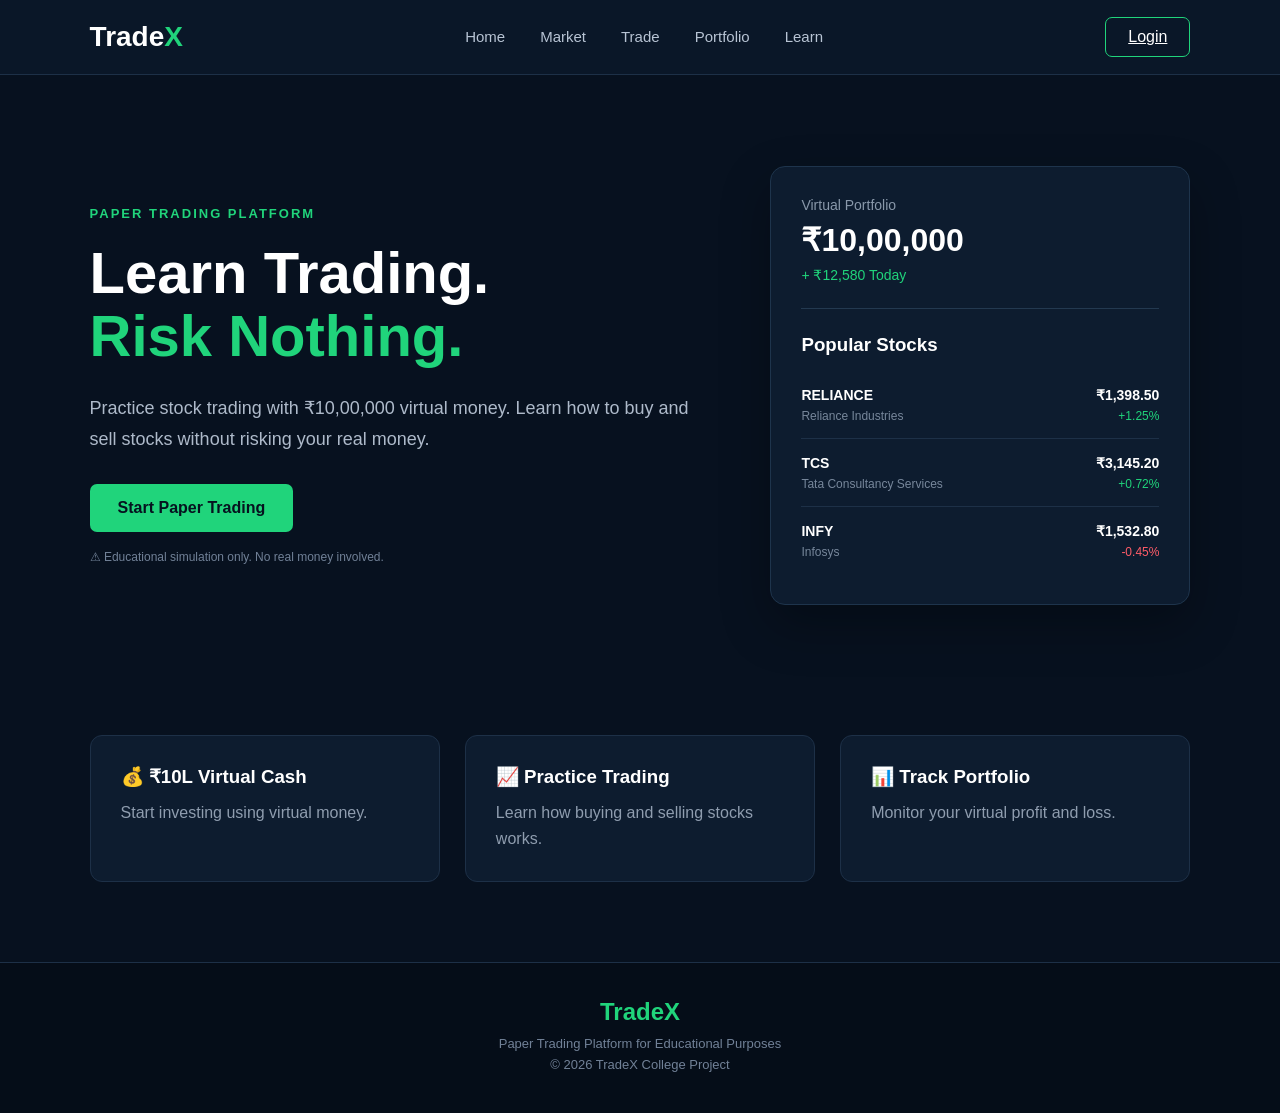
<file: index.html>
<!DOCTYPE html>
<html lang="en">

<head>
    <meta charset="UTF-8">
    <meta name="viewport" content="width=device-width, initial-scale=1.0">

    <title>TradeX - Paper Trading</title>

    <!-- Connect our CSS file -->
    <link rel="stylesheet" href="style.css">
</head>

<body>

    <!-- NAVBAR -->
    <header>
        <nav class="navbar">

            <div class="logo">
                Trade<span>X</span>
            </div>

        

    <ul class="nav-links">

    <li><a href="./index.html">Home</a></li>

    <li><a href="./market.html">Market</a></li>

    <li><a href="./trade.html">Trade</a></li>

    <li><a href="./portfolio.html">Portfolio</a></li>

    <li><a href="./learn.html">Learn</a></li>

</ul>

<a href="./login.html" class="login-btn">
    Login
</a>

         

        </nav>
    </header>


    <!-- HERO SECTION -->
    <main>

        <section class="hero">

            <div class="hero-text">

                <p class="small-title">
                    PAPER TRADING PLATFORM
                </p>

                <h1>
                    Learn Trading.<br>
                    <span>Risk Nothing.</span>
                </h1>

                <p class="description">
                    Practice stock trading with ₹10,00,000 virtual money.
                    Learn how to buy and sell stocks without risking
                    your real money.
                </p>

               <a href="trade.html" class="start-btn">
    Start Paper Trading
</a>

                <p class="warning">
                    ⚠ Educational simulation only. No real money involved.
                </p>

            </div>


            <!-- PORTFOLIO CARD -->
            <div class="portfolio-card">

                <p class="card-label">Virtual Portfolio</p>

                <h2>₹10,00,000</h2>

                <div class="profit">
                    + ₹12,580 Today
                </div>

                <hr>

                <h3>Popular Stocks</h3>


                <div class="stock">
                    <div>
                        <strong>RELIANCE</strong>
                        <p>Reliance Industries</p>
                    </div>

                    <div>
                        <strong>₹1,398.50</strong>
                        <p class="green">+1.25%</p>
                    </div>
                </div>


                <div class="stock">
                    <div>
                        <strong>TCS</strong>
                        <p>Tata Consultancy Services</p>
                    </div>

                    <div>
                        <strong>₹3,145.20</strong>
                        <p class="green">+0.72%</p>
                    </div>
                </div>


                <div class="stock">
                    <div>
                        <strong>INFY</strong>
                        <p>Infosys</p>
                    </div>

                    <div>
                        <strong>₹1,532.80</strong>
                        <p class="red">-0.45%</p>
                    </div>
                </div>

            </div>

        </section>

    </main>


    <!-- FEATURES -->
    <section class="features">

        <div class="feature-box">
            <h3>💰 ₹10L Virtual Cash</h3>
            <p>
                Start investing using virtual money.
            </p>
        </div>

        <div class="feature-box">
            <h3>📈 Practice Trading</h3>
            <p>
                Learn how buying and selling stocks works.
            </p>
        </div>

        <div class="feature-box">
            <h3>📊 Track Portfolio</h3>
            <p>
                Monitor your virtual profit and loss.
            </p>
        </div>

    </section>


    <!-- FOOTER -->
    <footer>

        <h3>TradeX</h3>

        <p>
            Paper Trading Platform for Educational Purposes
        </p>

        <p>© 2026 TradeX College Project</p>

    </footer>

</body>

</html>
</file>
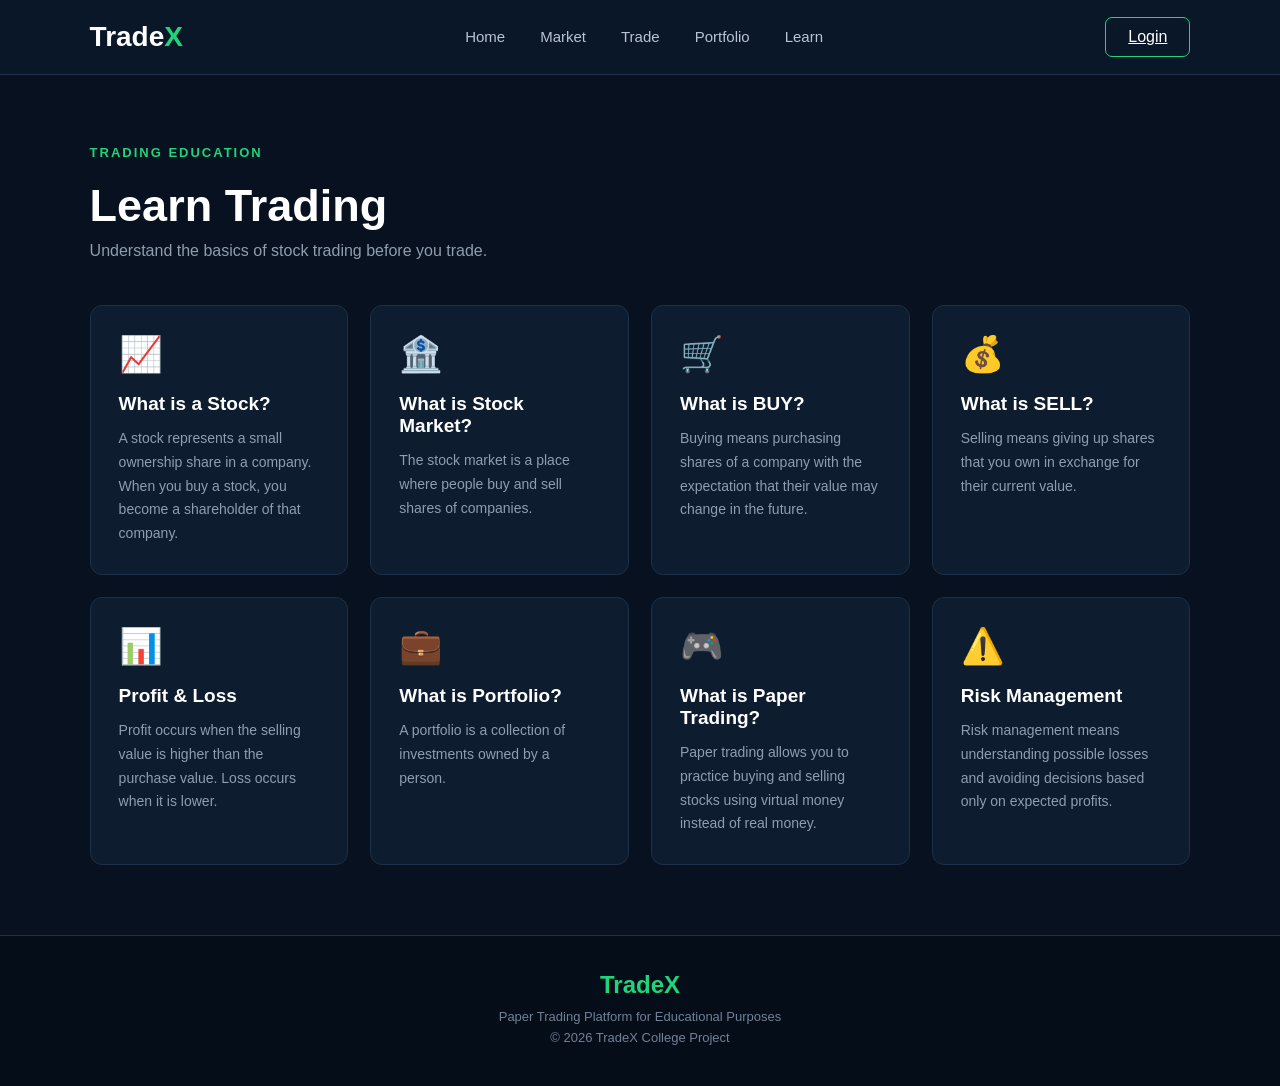
<file: learn.html>
<!DOCTYPE html>
<html lang="en">

<head>

    <meta charset="UTF-8">

    <meta name="viewport" content="width=device-width, initial-scale=1.0">

    <title>TradeX | Learn</title>

    <link rel="stylesheet" href="style.css">

</head>


<body>


    <!-- NAVIGATION -->

    <header>

        <nav class="navbar">

            <div class="logo">
                Trade<span>X</span>
            </div>


            <ul class="nav-links">

                <li>
                    <a href="index.html">Home</a>
                </li>

                <li>
                    <a href="market.html">Market</a>
                </li>

                <li>
                    <a href="trade.html">Trade</a>
                </li>

                <li>
                    <a href="portfolio.html">Portfolio</a>
                </li>

                <li>
                    <a href="learn.html">Learn</a>
                </li>

            </ul>


            <a href="login.html" class="login-btn">
                Login
            </a>

        </nav>

    </header>



    <!-- LEARN PAGE -->

    <main class="learn-page">


        <div class="learn-heading">

            <p class="small-title">
                TRADING EDUCATION
            </p>

            <h1>
                Learn Trading
            </h1>

            <p>
                Understand the basics of stock trading before you trade.
            </p>

        </div>



        <!-- LEARNING CARDS -->

        <section class="learn-grid">


            <div class="learn-card">

                <div class="learn-icon">
                    📈
                </div>

                <h2>
                    What is a Stock?
                </h2>

                <p>
                    A stock represents a small ownership share
                    in a company. When you buy a stock, you become
                    a shareholder of that company.
                </p>

            </div>



            <div class="learn-card">

                <div class="learn-icon">
                    🏦
                </div>

                <h2>
                    What is Stock Market?
                </h2>

                <p>
                    The stock market is a place where people
                    buy and sell shares of companies.
                </p>

            </div>



            <div class="learn-card">

                <div class="learn-icon">
                    🛒
                </div>

                <h2>
                    What is BUY?
                </h2>

                <p>
                    Buying means purchasing shares of a company
                    with the expectation that their value may change
                    in the future.
                </p>

            </div>



            <div class="learn-card">

                <div class="learn-icon">
                    💰
                </div>

                <h2>
                    What is SELL?
                </h2>

                <p>
                    Selling means giving up shares that you own
                    in exchange for their current value.
                </p>

            </div>



            <div class="learn-card">

                <div class="learn-icon">
                    📊
                </div>

                <h2>
                    Profit & Loss
                </h2>

                <p>
                    Profit occurs when the selling value is higher
                    than the purchase value. Loss occurs when it is lower.
                </p>

            </div>



            <div class="learn-card">

                <div class="learn-icon">
                    💼
                </div>

                <h2>
                    What is Portfolio?
                </h2>

                <p>
                    A portfolio is a collection of investments
                    owned by a person.
                </p>

            </div>



            <div class="learn-card">

                <div class="learn-icon">
                    🎮
                </div>

                <h2>
                    What is Paper Trading?
                </h2>

                <p>
                    Paper trading allows you to practice buying
                    and selling stocks using virtual money instead
                    of real money.
                </p>

            </div>



            <div class="learn-card">

                <div class="learn-icon">
                    ⚠️
                </div>

                <h2>
                    Risk Management
                </h2>

                <p>
                    Risk management means understanding possible
                    losses and avoiding decisions based only on
                    expected profits.
                </p>

            </div>


        </section>


    </main>



    <!-- FOOTER -->

    <footer>

        <h3>
            TradeX
        </h3>

        <p>
            Paper Trading Platform for Educational Purposes
        </p>

        <p>
            © 2026 TradeX College Project
        </p>

    </footer>


</body>

</html>
</file>
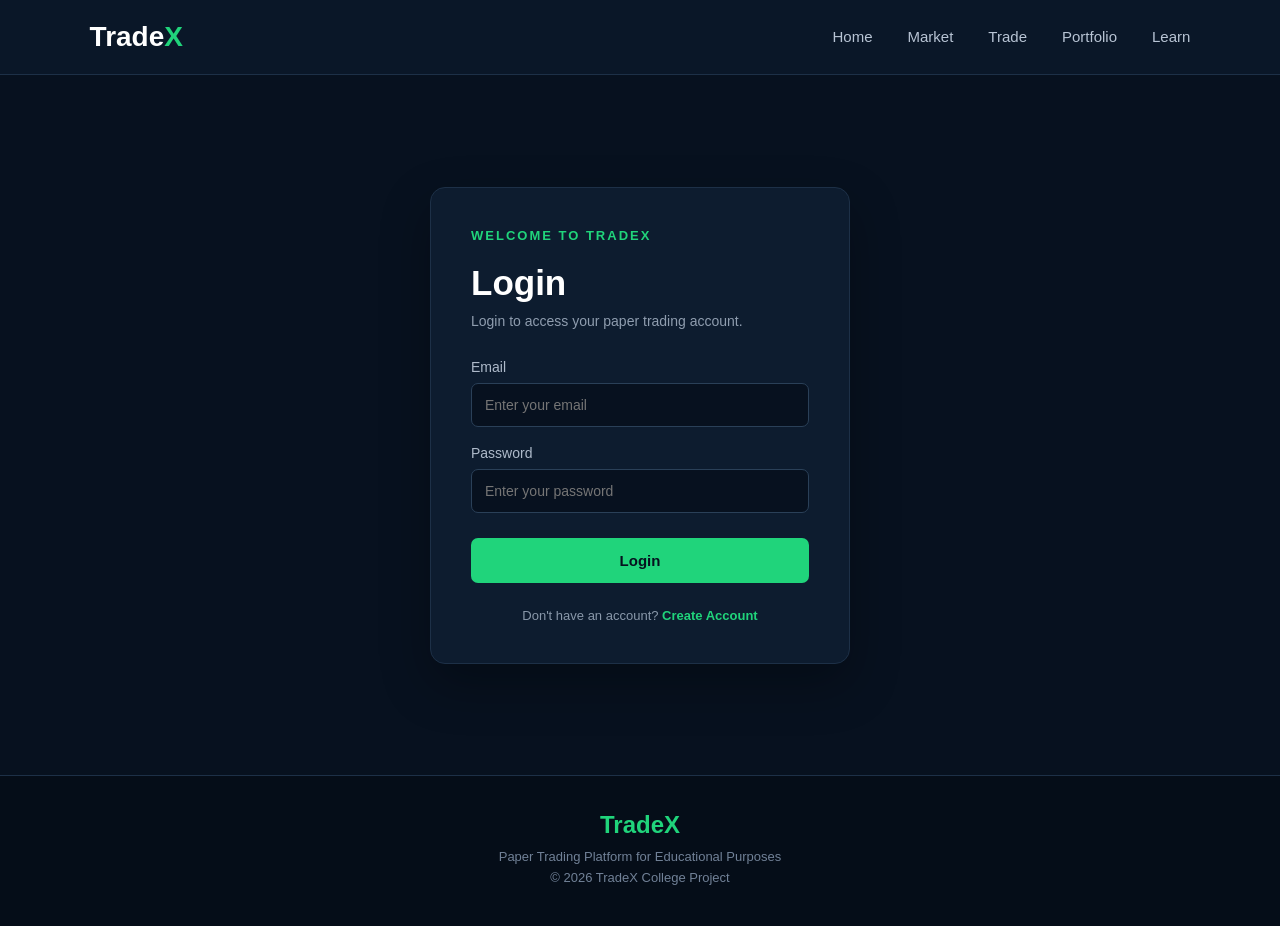
<file: login.html>
<!DOCTYPE html>
<html lang="en">

<head>

    <meta charset="UTF-8">

    <meta name="viewport" content="width=device-width, initial-scale=1.0">

    <title>TradeX | Login</title>

    <link rel="stylesheet" href="style.css">

</head>


<body>


    <!-- NAVIGATION -->

    <header>

        <nav class="navbar">

            <div class="logo">
                Trade<span>X</span>
            </div>

            <ul class="nav-links">

    <li><a href="index.html">Home</a></li>

    <li><a href="market.html">Market</a></li>

    <li><a href="trade.html">Trade</a></li>

    <li><a href="portfolio.html">Portfolio</a></li>

    <li><a href="learn.html">Learn</a></li>

</ul>
        </nav>

    </header>



    <!-- LOGIN -->

    <main class="login-page">

        <div class="login-box">

            <p class="small-title">
                WELCOME TO TRADEX
            </p>

            <h1>
                Login
            </h1>

            <p class="login-description">
                Login to access your paper trading account.
            </p>


            <label>
                Email
            </label>

            <input
                type="email"
                id="email"
                placeholder="Enter your email"
            >


            <label>
                Password
            </label>

            <input
                type="password"
                id="password"
                placeholder="Enter your password"
            >


            <button
                class="login-submit"
                onclick="loginUser()"
            >
                Login
            </button>


            <p class="register-text">
                Don't have an account?
                <a href="#" onclick="registerUser()">
                    Create Account
                </a>
            </p>

        </div>

    </main>



    <!-- FOOTER -->

    <footer>

        <h3>
            TradeX
        </h3>

        <p>
            Paper Trading Platform for Educational Purposes
        </p>

        <p>
            © 2026 TradeX College Project
        </p>

    </footer>



    <script src="js/app.js"></script>

</body>

</html>
</file>
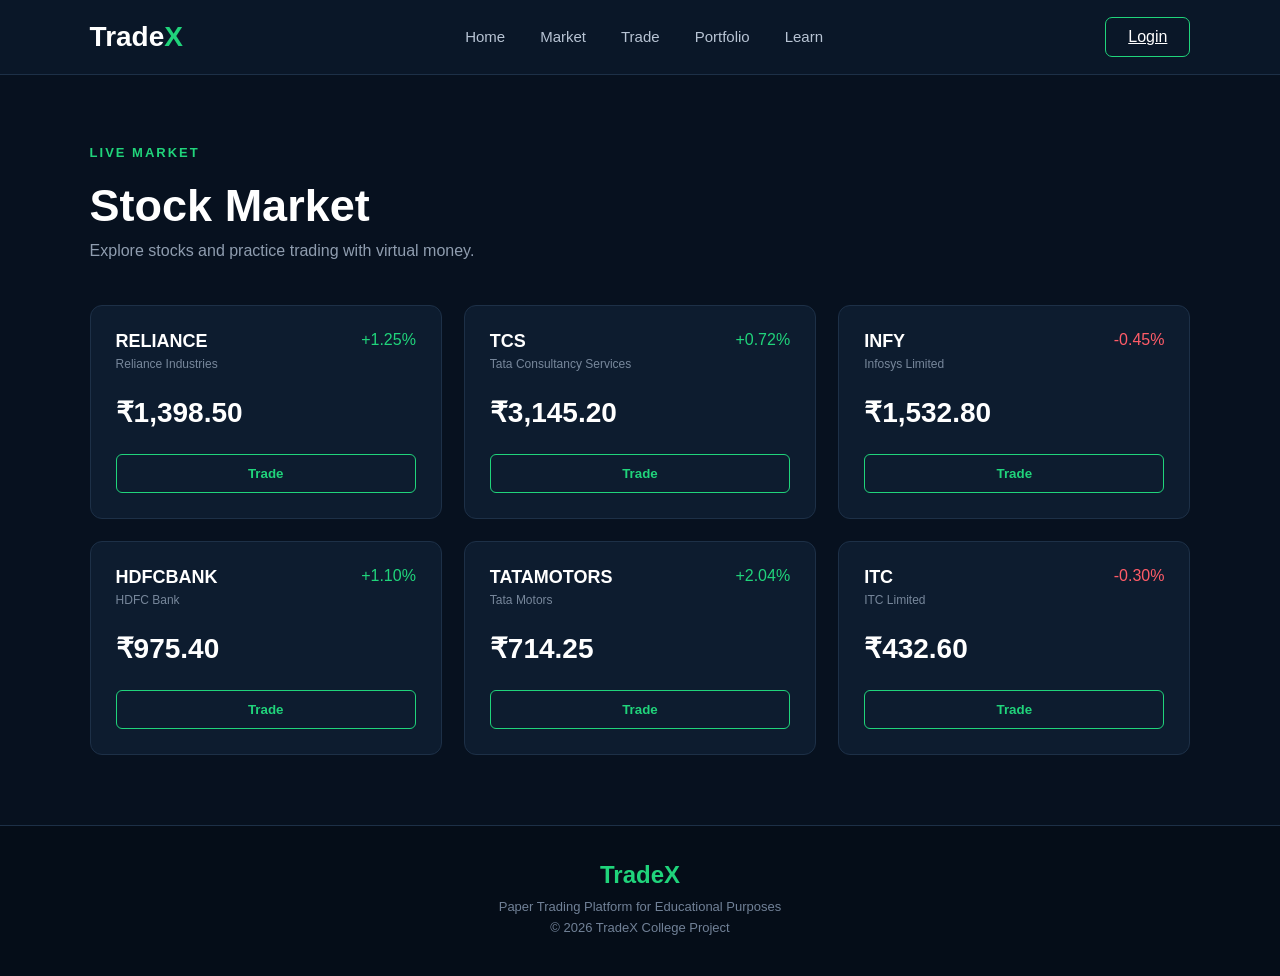
<file: market.html>
<!DOCTYPE html>
<html lang="en">

<head>

    <meta charset="UTF-8">

    <meta name="viewport" content="width=device-width, initial-scale=1.0">

    <title>TradeX | Markets</title>

    <link rel="stylesheet" href="style.css">

</head>


<body>


    <!-- NAVIGATION -->

    <header>

        <nav class="navbar">

            <div class="logo">
                Trade<span>X</span>
            </div>


            <ul class="nav-links">

                <li>
                    <a href="index.html">Home</a>
                </li>

                <li>
                    <a href="market.html">Market</a>
                </li>

                <li>
                    <a href="#">Trade</a>
                </li>

                <li><a href="portfolio.html">Portfolio</a></li>

                <li><a href="learn.html">Learn</a></li>

            </ul>


<a href="login.html" class="login-btn">
    Login
</a>

        </nav>

    </header>



    <!-- MARKET PAGE -->

    <main class="market-page">


        <div class="market-heading">

            <p class="small-title">
                LIVE MARKET
            </p>

            <h1>
                Stock Market
            </h1>

            <p>
                Explore stocks and practice trading with virtual money.
            </p>

        </div>



        <!-- MARKET CARDS -->

        <section class="market-grid">


            <!-- RELIANCE -->

            <div class="market-stock">

                <div class="stock-top">

                    <div>

                        <h2>
                            RELIANCE
                        </h2>

                        <p>
                            Reliance Industries
                        </p>

                    </div>

                    <span class="green">
                        +1.25%
                    </span>

                </div>


                <h3>
                    ₹1,398.50
                </h3>


                <button class="trade-stock-btn" onclick="goToTrade('RELIANCE')">
    Trade
</button>

            </div>



            <!-- TCS -->

            <div class="market-stock">

                <div class="stock-top">

                    <div>

                        <h2>
                            TCS
                        </h2>

                        <p>
                            Tata Consultancy Services
                        </p>

                    </div>

                    <span class="green">
                        +0.72%
                    </span>

                </div>


                <h3>
                    ₹3,145.20
                </h3>


             <button class="trade-stock-btn" onclick="goToTrade('TCS')">
    Trade
</button>

            </div>



            <!-- INFOSYS -->

            <div class="market-stock">

                <div class="stock-top">

                    <div>

                        <h2>
                            INFY
                        </h2>

                        <p>
                            Infosys Limited
                        </p>

                    </div>

                    <span class="red">
                        -0.45%
                    </span>

                </div>


                <h3>
                    ₹1,532.80
                </h3>


       <button class="trade-stock-btn" onclick="goToTrade('INFY')">
    Trade
</button>

            </div>



            <!-- HDFC -->

            <div class="market-stock">

                <div class="stock-top">

                    <div>

                        <h2>
                            HDFCBANK
                        </h2>

                        <p>
                            HDFC Bank
                        </p>

                    </div>

                    <span class="green">
                        +1.10%
                    </span>

                </div>


                <h3>
                    ₹975.40
                </h3>


           <button class="trade-stock-btn" onclick="goToTrade('HDFCBANK')">
    Trade
</button>

            </div>



            <!-- TATA MOTORS -->

            <div class="market-stock">

                <div class="stock-top">

                    <div>

                        <h2>
                            TATAMOTORS
                        </h2>

                        <p>
                            Tata Motors
                        </p>

                    </div>

                    <span class="green">
                        +2.04%
                    </span>

                </div>


                <h3>
                    ₹714.25
                </h3>


                <button class="trade-stock-btn">
                    Trade
                </button>

            </div>



            <!-- ITC -->

            <div class="market-stock">

                <div class="stock-top">

                    <div>

                        <h2>
                            ITC
                        </h2>

                        <p>
                            ITC Limited
                        </p>

                    </div>

                    <span class="red">
                        -0.30%
                    </span>

                </div>


                <h3>
                    ₹432.60
                </h3>

<button class="trade-stock-btn" onclick="goToTrade('TATAMOTORS')">
    Trade
</button>

            </div>


        </section>


    </main>



    <!-- FOOTER -->

    <footer>

        <h3>
            TradeX
        </h3>

        <p>
            Paper Trading Platform for Educational Purposes
        </p>

        <p>
            © 2026 TradeX College Project
        </p>

    </footer>


</body>

</html>
</file>
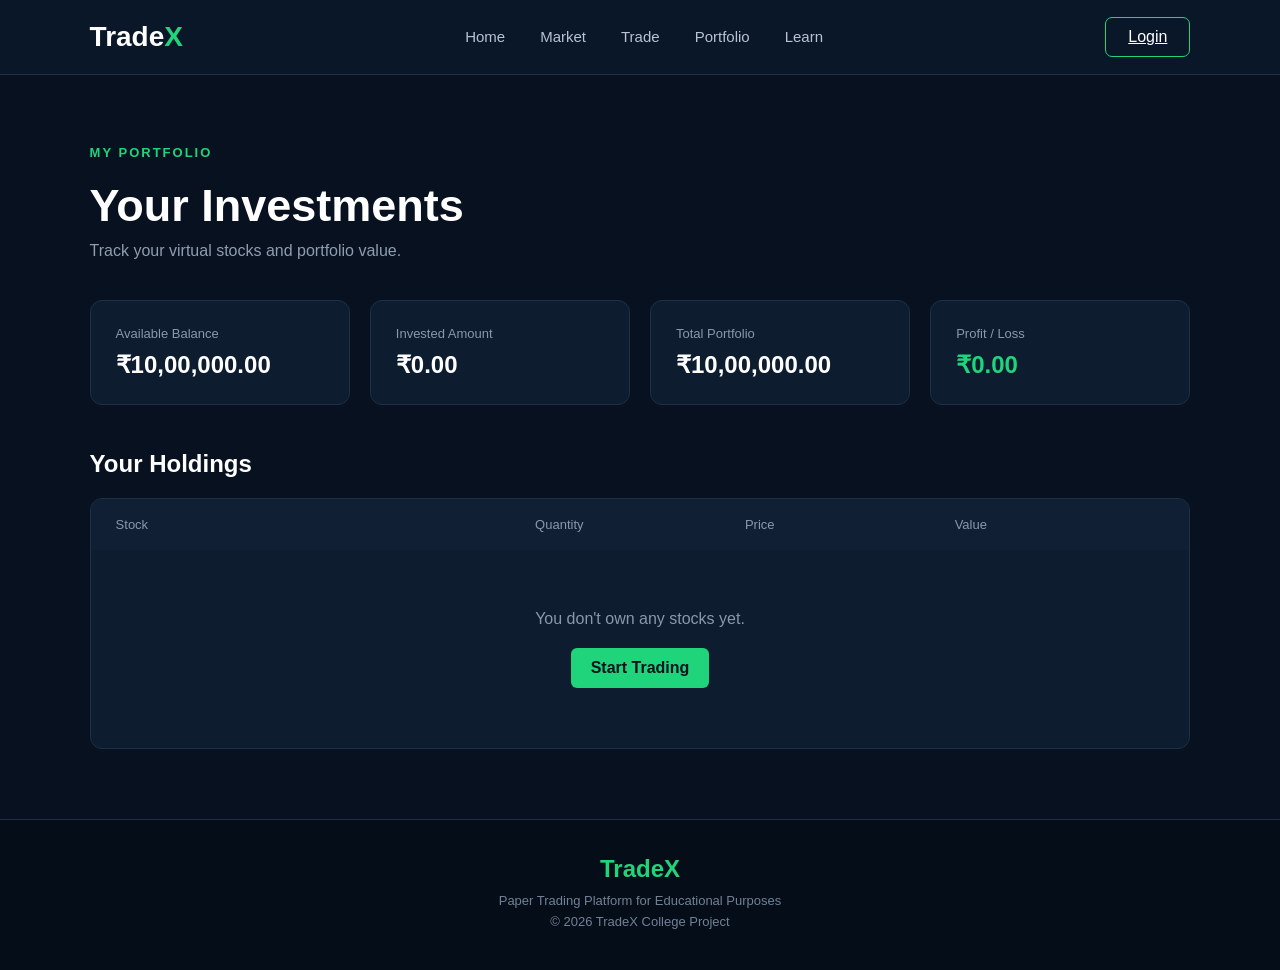
<file: portfolio.html>
<!DOCTYPE html>
<html lang="en">

<head>

    <meta charset="UTF-8">

    <meta name="viewport" content="width=device-width, initial-scale=1.0">

    <title>TradeX | Portfolio</title>

    <link rel="stylesheet" href="style.css">

</head>


<body>


    <!-- NAVIGATION -->

    <header>

        <nav class="navbar">

            <div class="logo">
                Trade<span>X</span>
            </div>


            <ul class="nav-links">

                <li>
                    <a href="index.html">Home</a>
                </li>

                <li>
                    <a href="market.html">Market</a>
                </li>

                <li>
                    <a href="trade.html">Trade</a>
                </li>

                <li>
                    <a href="portfolio.html">Portfolio</a>
                </li>

                <li><a href="learn.html">Learn</a></li>

            </ul>


            <a href="login.html" class="login-btn">
    Login
</a>

        </nav>

    </header>



    <!-- PORTFOLIO -->

    <main class="portfolio-page">


        <div class="portfolio-heading">

            <p class="small-title">
                MY PORTFOLIO
            </p>

            <h1>
                Your Investments
            </h1>

            <p>
                Track your virtual stocks and portfolio value.
            </p>

        </div>



        <!-- SUMMARY CARDS -->

        <section class="portfolio-summary">


            <div class="summary-card">

                <p>
                    Available Balance
                </p>

                <h2>
                    ₹10,00,000
                </h2>

            </div>



            <div class="summary-card">

                <p>
                    Invested Amount
                </p>

                <h2>
                    ₹0
                </h2>

            </div>



            <div class="summary-card">

                <p>
                    Total Portfolio
                </p>

                <h2>
                    ₹10,00,000
                </h2>

            </div>



            <div class="summary-card">

                <p>
                    Profit / Loss
                </p>

                <h2 class="green">
                    ₹0
                </h2>

            </div>


        </section>



        <!-- HOLDINGS -->

        <section class="holdings">

            <h2>
                Your Holdings
            </h2>


            <div class="holding-table">


                <div class="table-header">

                    <span>Stock</span>

                    <span>Quantity</span>

                    <span>Price</span>

                    <span>Value</span>

                </div>


                <div class="empty-holdings">

                    <p>
                        You don't own any stocks yet.
                    </p>

                    <a href="trade.html">
                        Start Trading
                    </a>

                </div>


            </div>

        </section>


    </main>



    <!-- FOOTER -->

    <footer>

        <h3>
            TradeX
        </h3>

        <p>
            Paper Trading Platform for Educational Purposes
        </p>

        <p>
            © 2026 TradeX College Project
        </p>

    </footer>



    <script src="js/app.js"></script>

</body>

</html>
</file>
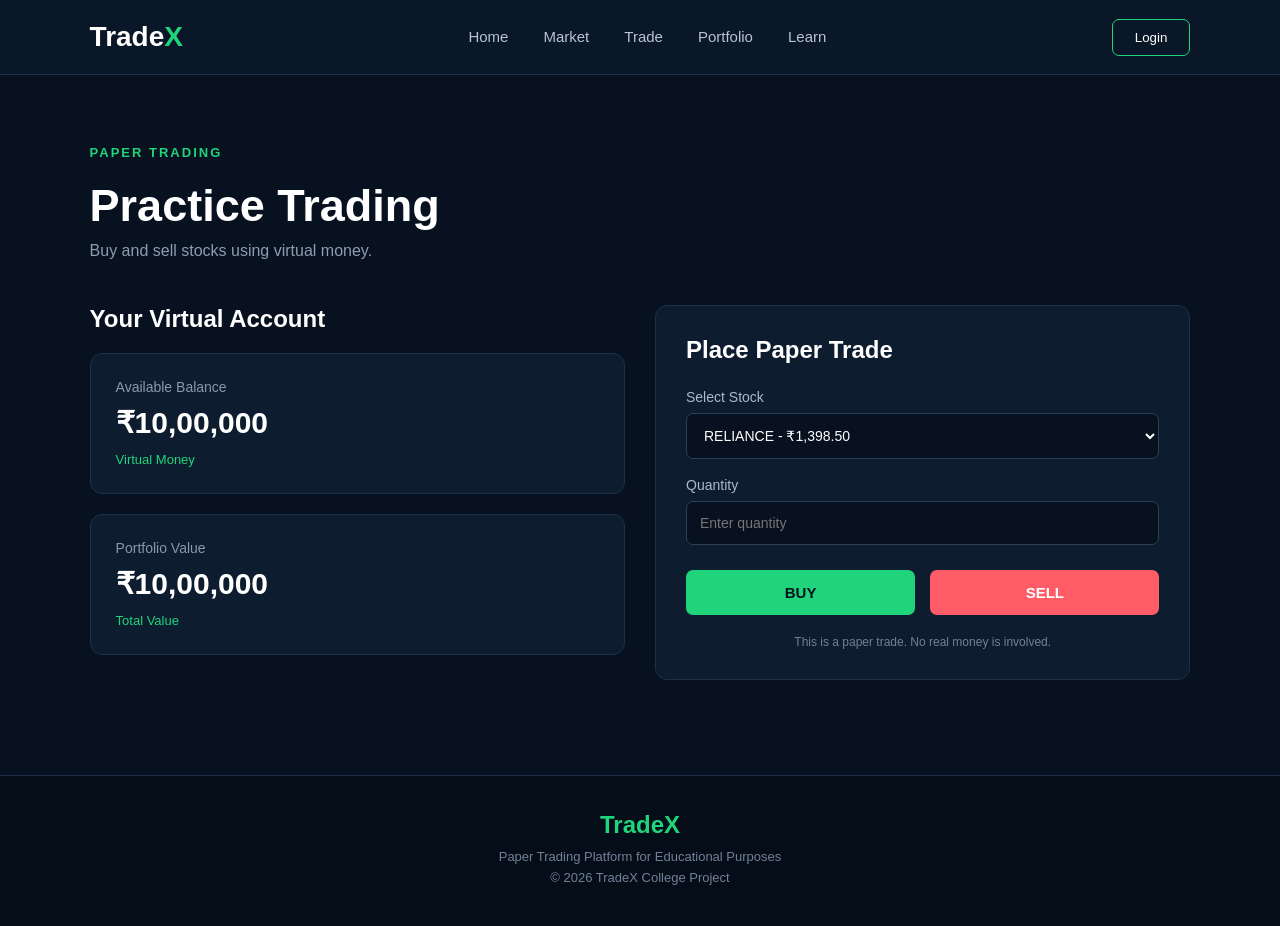
<file: trade.html>
<!DOCTYPE html>
<html lang="en">

<head>

    <meta charset="UTF-8">

    <meta name="viewport" content="width=device-width, initial-scale=1.0">

    <title>TradeX | Paper Trade</title>

    <link rel="stylesheet" href="style.css">

</head>

<body>


    <!-- NAVIGATION -->

    <header>

        <nav class="navbar">

            <div class="logo">
                Trade<span>X</span>
            </div>

            <ul class="nav-links">

                <li>
                    <a href="index.html">Home</a>
                </li>

                <li>
                    <a href="market.html">Market</a>
                </li>

                <li>
                    <a href="trade.html">Trade</a>
                </li>

                <li><a href="portfolio.html">Portfolio</a></li>

                <li><a href="learn.html">Learn</a></li>

            </ul>

            <button class="login-btn">
                Login
            </button>

        </nav>

    </header>



    <!-- TRADING SECTION -->

    <main class="trade-page">


        <div class="trade-heading">

            <p class="small-title">
                PAPER TRADING
            </p>

            <h1>
                Practice Trading
            </h1>

            <p>
                Buy and sell stocks using virtual money.
            </p>

        </div>



        <section class="trade-container">


            <!-- LEFT SIDE -->

            <div class="trade-info">

                <h2>
                    Your Virtual Account
                </h2>

                <div class="balance-card">

                    <p>
                        Available Balance
                    </p>

                    <h2>
                        ₹10,00,000
                    </h2>

                    <span>
                        Virtual Money
                    </span>

                </div>


                <div class="balance-card">

                    <p>
                        Portfolio Value
                    </p>

                    <h2>
                        ₹10,00,000
                    </h2>

                    <span>
                        Total Value
                    </span>

                </div>

            </div>



            <!-- RIGHT SIDE -->

            <div class="trading-box">

                <h2>
                    Place Paper Trade
                </h2>


                <label>
                    Select Stock
                </label>

                <select id="stock">

                    <option value="RELIANCE">
                        RELIANCE - ₹1,398.50
                    </option>

                    <option value="TCS">
                        TCS - ₹3,145.20
                    </option>

                    <option value="INFY">
                        INFY - ₹1,532.80
                    </option>

                    <option value="HDFCBANK">
                        HDFCBANK - ₹975.40
                    </option>

                    <option value="TATAMOTORS">
                        TATAMOTORS - ₹714.25
                    </option>

                </select>


                <label>
                    Quantity
                </label>

                <input
                    type="number"
                    id="quantity"
                    placeholder="Enter quantity"
                    min="1"
                >


                <div class="order-buttons">

                    <button class="buy-btn">
                        BUY
                    </button>

                    <button class="sell-btn">
                        SELL
                    </button>

                </div>


                <p class="trade-message">
                    This is a paper trade. No real money is involved.
                </p>

            </div>

        </section>

    </main>



    <!-- FOOTER -->

    <footer>

        <h3>
            TradeX
        </h3>

        <p>
            Paper Trading Platform for Educational Purposes
        </p>

        <p>
            © 2026 TradeX College Project
        </p>

    </footer>


</body>
<script src="js/app.js"></script>
<script>

    const selectedStock =
        localStorage.getItem("selectedStock");

    if (selectedStock) {

        document.getElementById("stock").value =
            selectedStock;

    }

</script>

</html>
</file>
<file: style.css>
/* =========================
   BASIC SETTINGS
========================= */

* {
    margin: 0;
    padding: 0;
    box-sizing: border-box;
}

body {
    font-family: Arial, sans-serif;
    background: #07111f;
    color: white;
}


/* =========================
   NAVIGATION BAR
========================= */

.navbar {
    height: 75px;
    display: flex;
    align-items: center;
    justify-content: space-between;

    padding: 0 7%;

    background: #0a1728;
    border-bottom: 1px solid #1d3047;
}

.logo {
    font-size: 28px;
    font-weight: bold;
}

.logo span {
    color: #20d47b;
}

.nav-links {
    display: flex;
    gap: 35px;
    list-style: none;
}

.nav-links a {
    color: #b8c4d4;
    text-decoration: none;
    font-size: 15px;
}

.nav-links a:hover {
    color: #20d47b;
}

.login-btn {
    padding: 10px 22px;

    background: transparent;
    color: white;

    border: 1px solid #20d47b;
    border-radius: 7px;

    cursor: pointer;
}

.login-btn:hover {
    background: #20d47b;
    color: #07111f;
}


/* =========================
   HERO SECTION
========================= */

.hero {
    min-height: 620px;

    display: flex;
    align-items: center;
    justify-content: space-between;

    gap: 60px;

    padding: 80px 7%;
}

.hero-text {
    max-width: 600px;
}

.small-title {
    color: #20d47b;
    font-size: 13px;
    font-weight: bold;

    letter-spacing: 2px;

    margin-bottom: 20px;
}

.hero h1 {
    font-size: 58px;
    line-height: 1.1;

    margin-bottom: 25px;
}

.hero h1 span {
    color: #20d47b;
}

.description {
    color: #aebaca;

    font-size: 18px;
    line-height: 1.7;

    margin-bottom: 30px;
}

.start-btn {
    background: #20d47b;
    color: #06121f;

    border: none;

    padding: 15px 28px;

    border-radius: 7px;

    font-size: 16px;
    font-weight: bold;

    cursor: pointer;
}

.start-btn:hover {
    background: #36ee91;
}

.warning {
    color: #718197;

    font-size: 12px;

    margin-top: 18px;
}


/* =========================
   PORTFOLIO CARD
========================= */

.portfolio-card {
    width: 420px;

    background: #0d1c2f;

    border: 1px solid #1e344c;

    border-radius: 15px;

    padding: 30px;

    box-shadow: 0 20px 50px rgba(0, 0, 0, 0.3);
}

.card-label {
    color: #8998aa;
    font-size: 14px;
}

.portfolio-card h2 {
    font-size: 32px;
    margin: 8px 0;
}

.profit {
    color: #20d47b;
    font-size: 14px;
}

.portfolio-card hr {
    border: none;

    border-top: 1px solid #233950;

    margin: 25px 0;
}

.portfolio-card h3 {
    margin-bottom: 15px;
}


/* =========================
   STOCKS
========================= */

.stock {
    display: flex;

    justify-content: space-between;
    align-items: center;

    padding: 15px 0;

    border-bottom: 1px solid #1d3047;
}

.stock:last-child {
    border-bottom: none;
}

.stock strong {
    font-size: 14px;
}

.stock p {
    color: #77879b;
    font-size: 12px;
    margin-top: 5px;
}

.stock > div:last-child {
    text-align: right;
}

.green {
    color: #20d47b !important;
}

.red {
    color: #ff5c68 !important;
}


/* =========================
   FEATURES
========================= */

.features {
    display: grid;

    grid-template-columns: repeat(3, 1fr);

    gap: 25px;

    padding: 40px 7% 80px;
}

.feature-box {
    background: #0d1c2f;

    border: 1px solid #1d3047;

    border-radius: 12px;

    padding: 30px;
}

.feature-box h3 {
    margin-bottom: 12px;
}

.feature-box p {
    color: #8f9daf;

    line-height: 1.6;
}


/* =========================
   FOOTER
========================= */

footer {
    text-align: center;

    padding: 35px;

    background: #050d18;

    border-top: 1px solid #1d3047;
}

footer h3 {
    color: #20d47b;

    font-size: 24px;

    margin-bottom: 10px;
}

footer p {
    color: #718197;

    font-size: 13px;

    margin: 6px;
}


/* =========================
   MOBILE
========================= */

@media (max-width: 900px) {

    .nav-links {
        display: none;
    }

    .hero {
        flex-direction: column;

        text-align: center;

        padding: 60px 5%;
    }

    .hero h1 {
        font-size: 42px;
    }

    .portfolio-card {
        width: 100%;
        max-width: 420px;
    }

    .features {
        grid-template-columns: 1fr;

        padding: 30px 5% 60px;
    }
}
/* =========================
   MARKET PAGE
========================= */

.market-page {
    padding: 70px 7%;
    min-height: 700px;
}

.market-heading {
    margin-bottom: 45px;
}

.market-heading h1 {
    font-size: 45px;
    margin-bottom: 10px;
}

.market-heading > p:last-child {
    color: #8f9daf;
    font-size: 16px;
}


/* STOCK GRID */

.market-grid {
    display: grid;

    grid-template-columns: repeat(3, 1fr);

    gap: 22px;
}


/* STOCK CARD */

.market-stock {
    background: #0d1c2f;

    border: 1px solid #1d3047;

    border-radius: 12px;

    padding: 25px;

    transition: 0.3s;
}

.market-stock:hover {
    border-color: #20d47b;

    transform: translateY(-4px);
}


.stock-top {
    display: flex;

    justify-content: space-between;

    align-items: flex-start;
}


.stock-top h2 {
    font-size: 18px;
}


.stock-top p {
    color: #77879b;

    font-size: 12px;

    margin-top: 5px;
}


.market-stock h3 {
    font-size: 28px;

    margin: 25px 0;
}


.trade-stock-btn {
    width: 100%;

    padding: 11px;

    background: transparent;

    border: 1px solid #20d47b;

    color: #20d47b;

    border-radius: 6px;

    cursor: pointer;

    font-weight: bold;
}


.trade-stock-btn:hover {
    background: #20d47b;

    color: #07111f;
}


/* MARKET MOBILE */

@media (max-width: 900px) {

    .market-grid {
        grid-template-columns: 1fr;
    }

    .market-page {
        padding: 50px 5%;
    }

}
/* =========================
   TRADE PAGE
========================= */

.trade-page {
    padding: 70px 7%;

    min-height: 700px;
}


.trade-heading {
    margin-bottom: 45px;
}


.trade-heading h1 {
    font-size: 45px;

    margin-bottom: 10px;
}


.trade-heading > p:last-child {
    color: #8f9daf;
}


/* TRADE CONTAINER */

.trade-container {
    display: grid;

    grid-template-columns: 1fr 1fr;

    gap: 30px;
}


/* ACCOUNT */

.trade-info h2 {
    margin-bottom: 20px;
}


.balance-card {
    background: #0d1c2f;

    border: 1px solid #1d3047;

    border-radius: 12px;

    padding: 25px;

    margin-bottom: 20px;
}


.balance-card p {
    color: #8998aa;

    font-size: 14px;
}


.balance-card h2 {
    font-size: 30px;

    margin: 10px 0;
}


.balance-card span {
    color: #20d47b;

    font-size: 13px;
}


/* TRADING BOX */

.trading-box {
    background: #0d1c2f;

    border: 1px solid #1d3047;

    border-radius: 12px;

    padding: 30px;
}


.trading-box h2 {
    margin-bottom: 25px;
}


.trading-box label {
    display: block;

    color: #aebaca;

    font-size: 14px;

    margin-top: 18px;

    margin-bottom: 8px;
}


.trading-box select,
.trading-box input {
    width: 100%;

    padding: 13px;

    background: #07111f;

    border: 1px solid #2a4058;

    border-radius: 7px;

    color: white;

    font-size: 14px;

    outline: none;
}


.trading-box select:focus,
.trading-box input:focus {
    border-color: #20d47b;
}


/* BUY SELL */

.order-buttons {
    display: grid;

    grid-template-columns: 1fr 1fr;

    gap: 15px;

    margin-top: 25px;
}


.buy-btn,
.sell-btn {
    padding: 14px;

    border: none;

    border-radius: 7px;

    font-size: 15px;

    font-weight: bold;

    cursor: pointer;
}


.buy-btn {
    background: #20d47b;

    color: #06121f;
}


.sell-btn {
    background: #ff5c68;

    color: white;
}


.buy-btn:hover {
    background: #36ee91;
}


.sell-btn:hover {
    background: #ff747e;
}


.trade-message {
    color: #718197;

    font-size: 12px;

    text-align: center;

    margin-top: 20px;
}


/* MOBILE */

@media (max-width: 900px) {

    .trade-container {
        grid-template-columns: 1fr;
    }

    .trade-page {
        padding: 50px 5%;
    }

}
/* =========================
   PORTFOLIO PAGE
========================= */

.portfolio-page {
    padding: 70px 7%;
    min-height: 700px;
}


.portfolio-heading {
    margin-bottom: 40px;
}


.portfolio-heading h1 {
    font-size: 45px;
    margin-bottom: 10px;
}


.portfolio-heading > p:last-child {
    color: #8f9daf;
}


/* SUMMARY */

.portfolio-summary {
    display: grid;

    grid-template-columns: repeat(4, 1fr);

    gap: 20px;

    margin-bottom: 45px;
}


.summary-card {
    background: #0d1c2f;

    border: 1px solid #1d3047;

    border-radius: 12px;

    padding: 25px;
}


.summary-card p {
    color: #8998aa;

    font-size: 13px;

    margin-bottom: 10px;
}


.summary-card h2 {
    font-size: 24px;
}


/* HOLDINGS */

.holdings h2 {
    margin-bottom: 20px;
}


.holding-table {
    background: #0d1c2f;

    border: 1px solid #1d3047;

    border-radius: 12px;

    overflow: hidden;
}


.table-header {
    display: grid;

    grid-template-columns: 2fr 1fr 1fr 1fr;

    padding: 18px 25px;

    background: #101f33;

    color: #8998aa;

    font-size: 13px;
}


.empty-holdings {
    text-align: center;

    padding: 60px 20px;
}


.empty-holdings p {
    color: #8998aa;

    margin-bottom: 20px;
}


.empty-holdings a {
    display: inline-block;

    padding: 11px 20px;

    background: #20d47b;

    color: #06121f;

    text-decoration: none;

    border-radius: 6px;

    font-weight: bold;
}


/* PORTFOLIO MOBILE */

@media (max-width: 900px) {

    .portfolio-summary {
        grid-template-columns: 1fr 1fr;
    }

}


@media (max-width: 600px) {

    .portfolio-summary {
        grid-template-columns: 1fr;
    }

    .portfolio-page {
        padding: 50px 5%;
    }

}
/* =========================
   HOLDING ROW
========================= */

.holding-row {
    display: grid;

    grid-template-columns: 2fr 1fr 1fr 1fr;

    padding: 20px 25px;

    border-top: 1px solid #1d3047;

    color: #dce4ed;

    font-size: 14px;
}


.holding-row strong {
    color: white;
}


.holding-row span:last-child {
    color: #20d47b;
}


@media (max-width: 600px) {

    .table-header,
    .holding-row {
        grid-template-columns: 1.5fr 1fr 1fr 1fr;

        padding: 15px;
    }

}
/* =========================
   LOGIN PAGE
========================= */

.login-page {
    min-height: 700px;

    display: flex;

    justify-content: center;

    align-items: center;

    padding: 60px 20px;
}


.login-box {
    width: 420px;

    background: #0d1c2f;

    border: 1px solid #1d3047;

    border-radius: 15px;

    padding: 40px;

    box-shadow: 0 20px 50px rgba(0, 0, 0, 0.3);
}


.login-box h1 {
    font-size: 35px;

    margin-bottom: 10px;
}


.login-description {
    color: #8f9daf;

    font-size: 14px;

    margin-bottom: 30px;
}


.login-box label {
    display: block;

    color: #aebaca;

    font-size: 14px;

    margin-top: 18px;

    margin-bottom: 8px;
}


.login-box input {
    width: 100%;

    padding: 13px;

    background: #07111f;

    border: 1px solid #2a4058;

    border-radius: 7px;

    color: white;

    font-size: 14px;

    outline: none;
}


.login-box input:focus {
    border-color: #20d47b;
}


.login-submit {
    width: 100%;

    padding: 14px;

    margin-top: 25px;

    background: #20d47b;

    color: #06121f;

    border: none;

    border-radius: 7px;

    font-size: 15px;

    font-weight: bold;

    cursor: pointer;
}


.login-submit:hover {
    background: #36ee91;
}


.register-text {
    text-align: center;

    color: #8998aa;

    font-size: 13px;

    margin-top: 25px;
}


.register-text a {
    color: #20d47b;

    text-decoration: none;

    font-weight: bold;
}
/* =========================
   LEARN PAGE
========================= */

.learn-page {
    padding: 70px 7%;

    min-height: 700px;
}


.learn-heading {
    margin-bottom: 45px;
}


.learn-heading h1 {
    font-size: 45px;

    margin-bottom: 10px;
}


.learn-heading > p:last-child {
    color: #8f9daf;

    font-size: 16px;
}


/* LEARNING GRID */

.learn-grid {
    display: grid;

    grid-template-columns: repeat(4, 1fr);

    gap: 22px;
}


/* LEARNING CARD */

.learn-card {
    background: #0d1c2f;

    border: 1px solid #1d3047;

    border-radius: 12px;

    padding: 28px;

    transition: 0.3s;
}


.learn-card:hover {
    border-color: #20d47b;

    transform: translateY(-4px);
}


.learn-icon {
    font-size: 35px;

    margin-bottom: 18px;
}


.learn-card h2 {
    font-size: 19px;

    margin-bottom: 12px;
}


.learn-card p {
    color: #8f9daf;

    font-size: 14px;

    line-height: 1.7;
}


/* LEARN MOBILE */

@media (max-width: 1100px) {

    .learn-grid {
        grid-template-columns: repeat(2, 1fr);
    }

}


@media (max-width: 600px) {

    .learn-grid {
        grid-template-columns: 1fr;
    }

    .learn-page {
        padding: 50px 5%;
    }

}
/* =========================
   START TRADING LINK
========================= */

.start-btn {
    display: inline-block;

    text-decoration: none;

    text-align: center;
}
</file>
